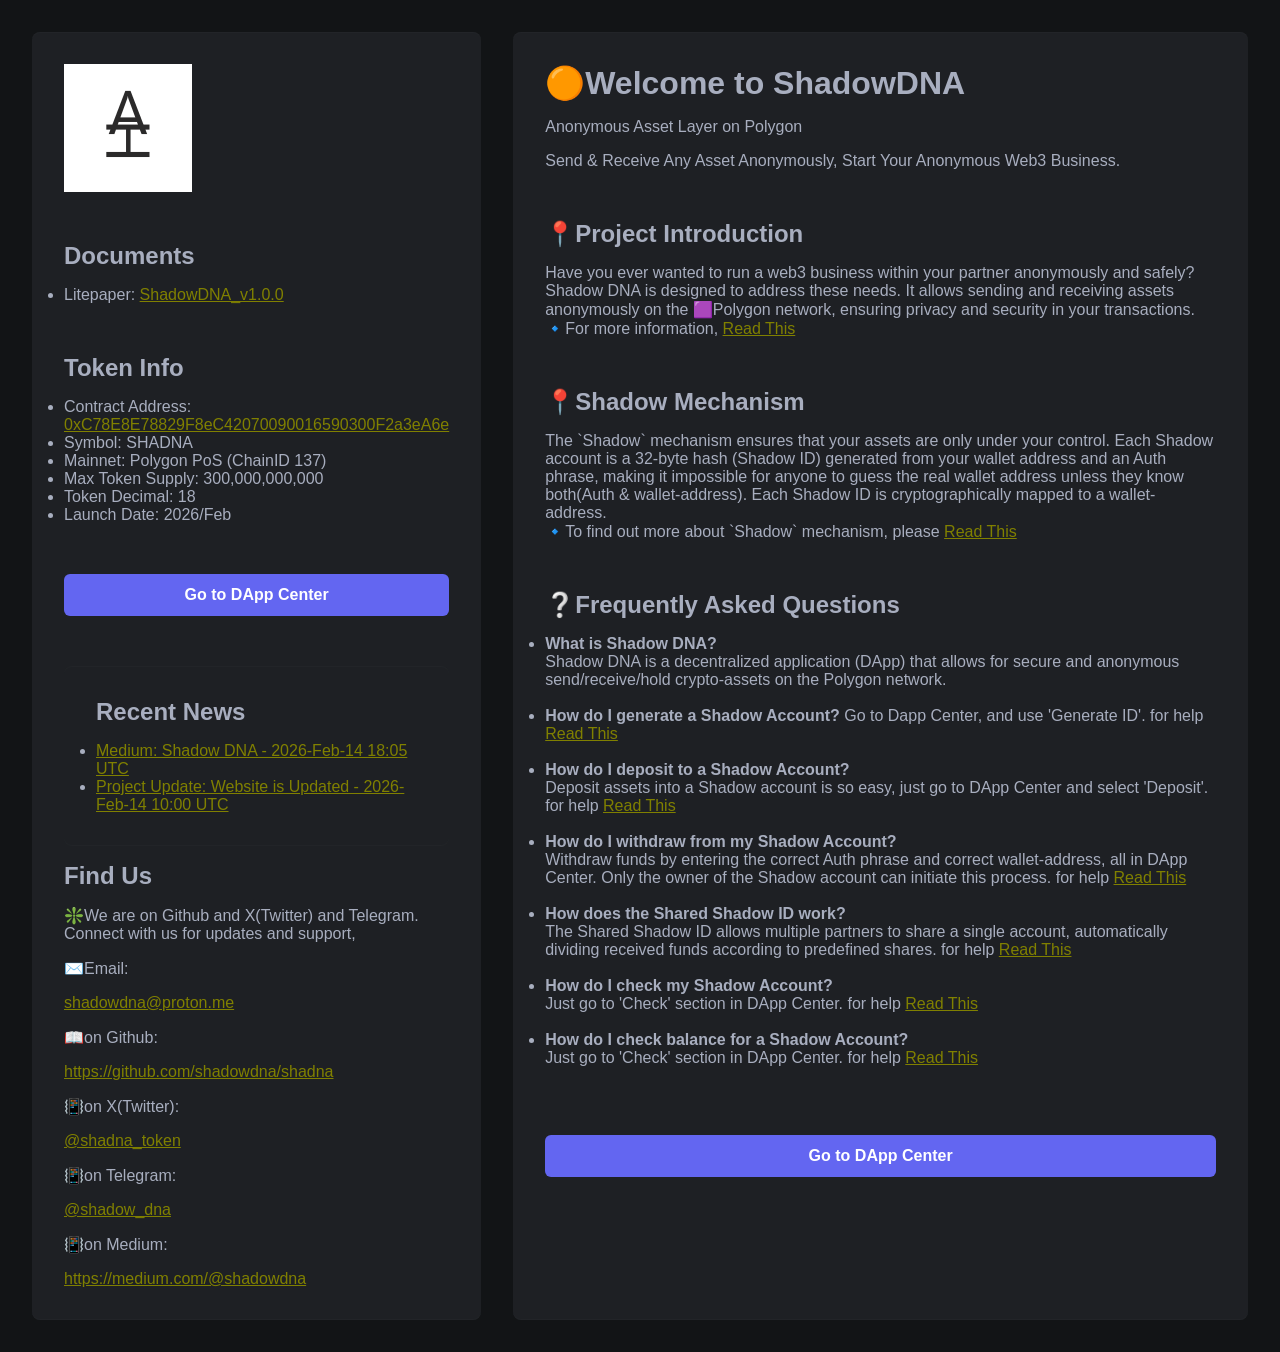
<file: index.html>
<!DOCTYPE html>
<html lang="en">
<head>
    <meta charset="UTF-8" />
    <meta name="viewport" content="width=device-width, initial-scale=1.0"/>
    <title>ShadowDNA WebUI</title>
    <link rel="stylesheet" href="assets/css/style.css" />
    <!-- Add custom home page styles -->
    <style>
        body.modern-ui {
            background-color: #121416;
            color: #a8aebf;
            min-height: 100vh;
            display: flex;
            justify-content: center;
            align-items: center;
            padding: 2rem;
            font-family: 'Segoe UI', Tahoma, Geneva, Verdana, sans-serif;
        }

        .header {
            display: flex;
            justify-content: space-between;
            align-items: center;
            padding: 1rem 2rem;
            background-color: #1e2024;
            border-bottom: 1px solid rgba(38, 40, 45, 0.5);
            box-shadow: inset 0 -1px rgba(38, 40, 45, 0.5);
        }

        .logo {
            font-size: 1.75rem;
            color: #a8aebf;
            font-weight: bold;
        }

        .connect-btn {
            background-color: #6366f1;
            border: none;
            padding: 0.75rem 1.5rem;
            border-radius: 6px;
            color: white;
            cursor: pointer;
            transition: all 0.2s ease;
        }

        .connect-btn:hover {
            background-color: #4f46e5;
            box-shadow: 0 4px 12px rgba(99, 102, 241, 0.3);
        }

        .content-wrapper {
            display: flex;
            flex-direction: column;
            gap: 1rem;
            padding: 2rem;
            background-color: #1e2024;
            border-radius: 8px;
            box-shadow: inset 0 -1px rgba(38, 40, 45, 0.5), inset 0 1px rgba(38, 40, 45, 0.5);
        }

        .tab-nav {
            display: flex;
            gap: 1rem;
            padding: 1rem;
            background-color: #26292e;
            border-radius: 8px;
            box-shadow: inset 0 -1px rgba(38, 40, 45, 0.5);
        }

        .tab-nav button {
            background-color: transparent;
            color: #a8aebf;
            border: none;
            padding: 0.75rem 1.5rem;
            border-radius: 6px;
            cursor: pointer;
            transition: all 0.2s ease;
        }

        .tab-nav button.active {
            background-color: rgba(105, 102, 241, 0.7);
            box-shadow: inset 0 -2px rgba(38, 40, 45, 0.5);
        }

        .tab-section {
            margin-bottom: 1rem;
            padding: 1rem;
            background-color: #1e2024;
            border-radius: 8px;
            box-shadow: inset 0 -1px rgba(38, 40, 45, 0.5), inset 0 1px rgba(38, 40, 45, 0.5);
        }

        .tab-section h2 {
            font-size: 1.25rem;
            color: #a8aebf;
            margin-bottom: 0.5rem;
            border-left: 4px solid #6366f1;
            padding-left: 0.75rem;
        }

        .setting-group {
            display: flex;
            flex-direction: column;
            gap: 0.5rem;
            padding: 1rem;
            background-color: rgba(23, 24, 25, 0.8);
            border-radius: 8px;
            box-shadow: inset 0 -1px rgba(38, 40, 45, 0.5), inset 0 1px rgba(38, 40, 45, 0.5);
        }

        .setting-group label {
            font-size: 0.9rem;
            color: #a8aebf;
        }

        .setting-group input[type="number"] {
            padding: 0.75rem;
            border: 1px solid rgba(47, 53, 65, 0.5);
            border-radius: 6px;
            font-size: 1rem;
            background-color: rgba(23, 24, 25, 0.8);
        }

        .btn-primary {
            background-color: #6366f1;
            color: white;
            border: none;
            padding: 0.75rem 1.5rem;
            border-radius: 6px;
            cursor: pointer;
            font-weight: bold;
            font-size: 1rem;
        }

        .btn-primary:hover {
            background-color: #4f46e5;
            box-shadow: 0 3px 8px rgba(99, 102, 241, 0.3);
        }
    </style>
</head>
<body class="modern-ui">

    <div class="main-container">
        <!-- Header -->
        <!--<div class="header">-->
		<div class="content-wrapper">
            <img src="assets/img/logo.png" alt="ShadowDNA WebUI Logo" class="logo" width="128" height="128"> <br>
			
			<!-- Docs -->
			<h2>Documents</h2>
			<ul>
				<li>Litepaper: <label style="color:olive;"> <a style="color:olive;" href="https://shadowdna.github.io/docs/ShadowDNA_v1.0.0.pdf" target="_blank">ShadowDNA_v1.0.0</a> </label></li>
            </ul> <br>
			
			<!-- Token Information -->
            <h2>Token Info</h2>
            <ul>
				<li>Contract Address: <label style="color:olive;"> <a style="color:olive;" href="https://polygonscan.com/token/0xC78E8E78829F8eC42070090016590300F2a3eA6e" target="_blank">0xC78E8E78829F8eC42070090016590300F2a3eA6e</a> </label></li>
                <li>Symbol: SHADNA</li>
                <li>Mainnet: Polygon PoS (ChainID 137)</li>
                <li>Max Token Supply: 300,000,000,000</li>
                <li>Token Decimal: 18</li>
                <li>Launch Date: 2026/Feb</li>
            </ul> <br>
			
			<!-- Button to access DApp -->
            <button class="btn-primary" onclick="window.location.href='DApp.html'">Go to DApp Center</button> <br>
			
		<div class="content-wrapper">
	            <!-- Recent News Section -->
            <h2>Recent News</h2>
            <ul id="newsList">
                <!-- News items will be added dynamically here -->
            </ul>
		</div>
			
			 <!-- Contact and Socials -->
            <h2>Find Us</h2>
            <p>❇️We are on Github and X(Twitter) and Telegram. Connect with us for updates and support,</p>
			✉️Email:<a style="color:olive;" href="mailto:shadowdna@proton.me">shadowdna@proton.me</a>
			📖on Github:<a style="color:olive;" href="https://github.com/shadowdna/shadna" target="_blank">https://github.com/shadowdna/shadna</a> 
            📳on X(Twitter):<a style="color:olive;" href="https://x.com/shadna_token" target="_blank">@shadna_token</a> 
            📳on Telegram:<a style="color:olive;" href="https://t.me/shadow_dna" target="_blank">@shadow_dna</a>
			📳on Medium:<a style="color:olive;" href="https://medium.com/@shadowdna" target="_blank">https://medium.com/@shadowdna</a>
			
        </div>

        <!-- Content Wrapper -->
        <div class="content-wrapper">
            <h1>🟠Welcome to ShadowDNA</h1>
			<p>Anonymous Asset Layer on Polygon</p>
            <p>Send & Receive Any Asset Anonymously, Start Your Anonymous Web3 Business.</p> <br>

            <!-- Contract Information -->
            <h2>📍Project Introduction</h2>
            <p>
                Have you ever wanted to run a web3 business within your partner anonymously and safely? Shadow DNA is designed to address these needs. It allows sending and receiving assets anonymously on the 🟪Polygon network, ensuring privacy and security in your transactions. <br>
				🔹For more information, <a style="color:olive;" href="https://github.com/shadowdna/shadna#project-introduction" target="_blank">Read This</a> 
            </p> <br>

            <!-- Shadow Mechanism -->
            <h2>📍Shadow Mechanism</h2>
            <p>
                The `Shadow` mechanism ensures that your assets are only under your control. Each Shadow account is a 32-byte hash (Shadow ID) generated from your wallet address and an Auth phrase, making it impossible for anyone to guess the real wallet address unless they know both(Auth & wallet-address). Each Shadow ID is cryptographically mapped to a wallet-address. <br>
				🔹To find out more about `Shadow` mechanism, please <a style="color:olive;" href="https://github.com/shadowdna/shadna#shadow-mechanism" target="_blank">Read This</a>  
            </p> <br>

            <!-- FAQ -->
            <h2>❔Frequently Asked Questions</h2>
            <ul>
                <li><strong>What is Shadow DNA?</strong><br> Shadow DNA is a decentralized application (DApp) that allows for secure and anonymous send/receive/hold crypto-assets on the Polygon network.</li><br>
                <li><strong>How do I generate a Shadow Account?</strong> Go to Dapp Center, and use 'Generate ID'. for help <a style="color:olive;" href="https://github.com/shadowdna/shadna#parta1--generate-shadow-accountid" target="_blank">Read This</a> </li><br>
                <li><strong>How do I deposit to a Shadow Account?</strong><br> Deposit assets into a Shadow account is so easy, just go to DApp Center and select 'Deposit'. for help <a style="color:olive;" href="https://github.com/shadowdna/shadna?tab=readme-ov-file#parta2--deposit-to-any-shadow-accountid" target="_blank">Read This</a></li><br>
                <li><strong>How do I withdraw from my Shadow Account?</strong><br> Withdraw funds by entering the correct Auth phrase and correct wallet-address, all in DApp Center. Only the owner of the Shadow account can initiate this process. for help <a style="color:olive;" href="https://github.com/shadowdna/shadna?tab=readme-ov-file#partb1--withdraw-from-shadow-account" target="_blank">Read This</a></li><br>
                <li><strong>How does the Shared Shadow ID work?</strong><br> The Shared Shadow ID allows multiple partners to share a single account, automatically dividing received funds according to predefined shares. for help <a style="color:olive;" href="https://github.com/shadowdna/shadna?tab=readme-ov-file#partd1--how-to-generate-shared-shadow-account" target="_blank">Read This</a></li><br>
				<li><strong>How do I check my Shadow Account?</strong><br> Just go to 'Check' section in DApp Center. for help <a style="color:olive;" href="https://github.com/shadowdna/shadna?tab=readme-ov-file#partc1--check-status-of-shadow-account" target="_blank">Read This</a></li><br>
				<li><strong>How do I check balance for a Shadow Account?</strong><br> Just go to 'Check' section in DApp Center. for help <a style="color:olive;" href="https://github.com/shadowdna/shadna?tab=readme-ov-file#partc2--check-assets-in-shadow-account" target="_blank">Read This</a></li><br>
            </ul> 

            <!-- Button to access DApp -->
            <br><button class="btn-primary" onclick="window.location.href='DApp.html'">Go to DApp Center</button>
        </div>
			
    </div>


<!-- news Text Fetch Script -->
    <script>
        // JavaScript to fetch and display news
        fetch('blog/news.json') // Path to your news data file
            .then(response => response.json())
            .then(data => {
                const newsList = document.getElementById('newsList');
                data.news.forEach(item => {
                    const li = document.createElement('li');
                    const a = document.createElement('a');
                    a.href = item.url;
					a.style.color = 'olive';
                    a.textContent = item.title + ' - ' + item.date;
                    a.target = '_blank'; // Open in new tab
                    li.appendChild(a);
                    newsList.appendChild(li);
                });
            })
            .catch(error => console.error('Error fetching news:', error));
    </script>
</body>
	
</html>
</file>
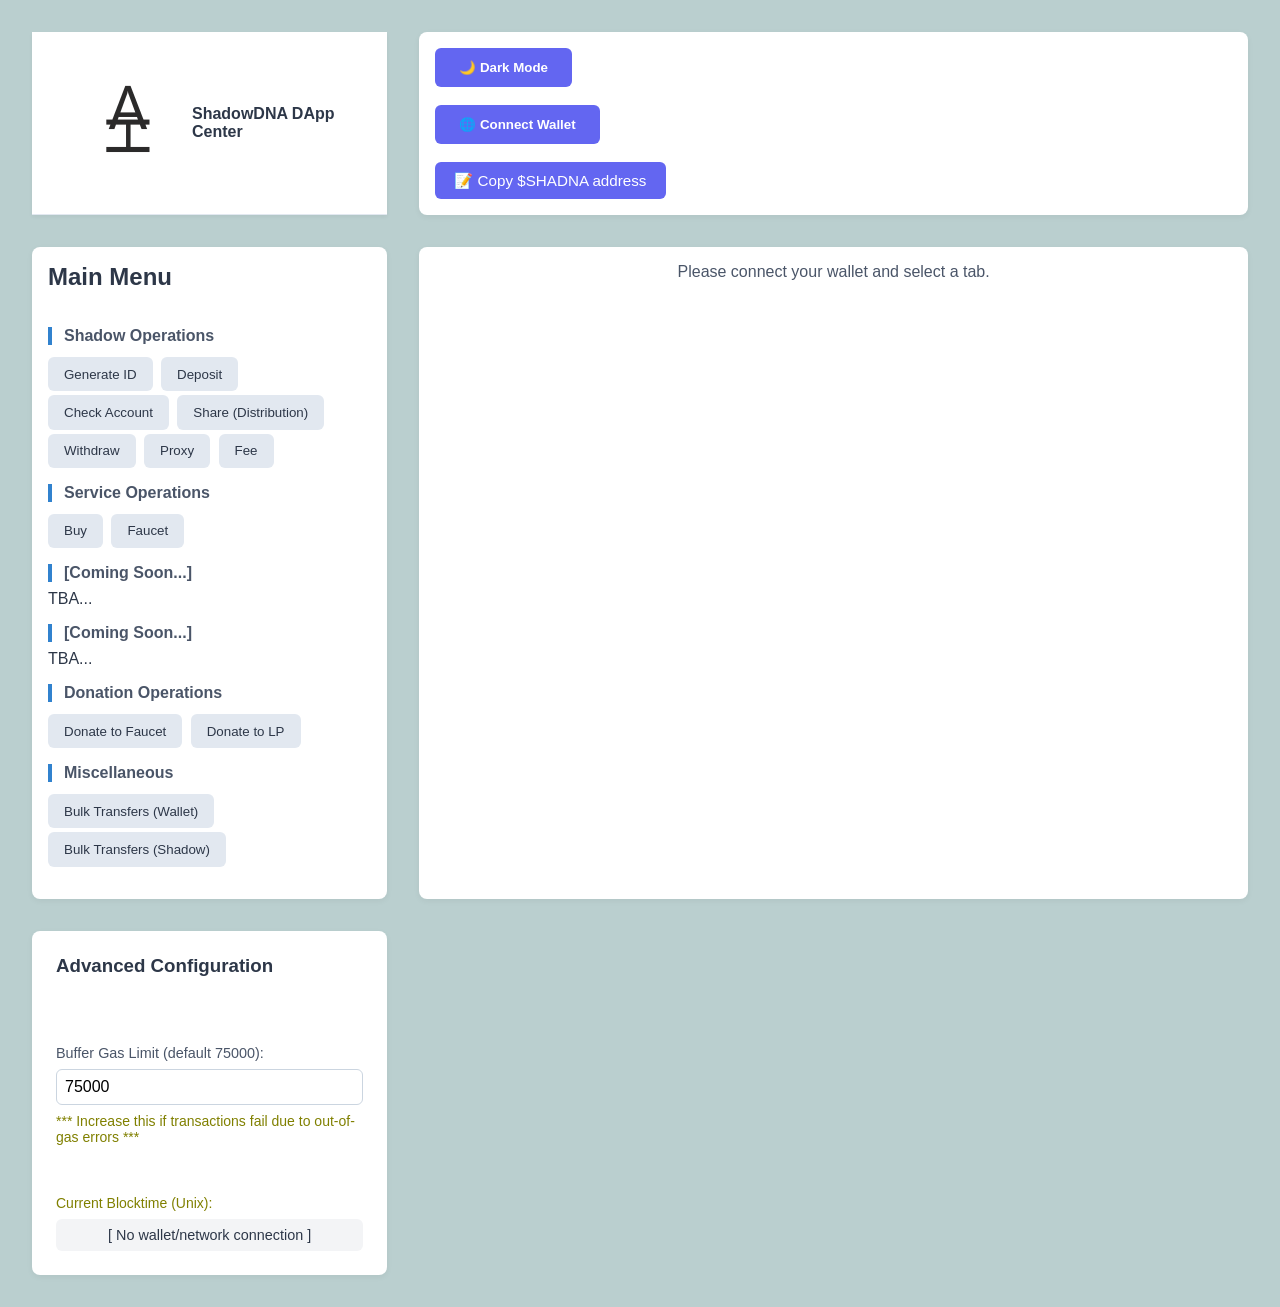
<file: DApp.html>
<!DOCTYPE html>
<html lang="en">
<head>
    <meta charset="UTF-8" />
    <meta name="viewport" content="width=device-width, initial-scale=1.0"/>
    <title>ShadowDNA DApp Center</title>
    <link rel="stylesheet" href="assets/css/style.css" />
</head>
<body class="modern-ui">
    <div class="main-container">
        <!-- Header Section -->
        <div class="header">
            <img id="logoproject" src="assets/img/logo.png" alt="ShadowDNA WebUI Logo" class="logo" width="128" height="128"/> <br>
			<b><figcaption><strong>ShadowDNA DApp Center</strong></figcaption></b>
        </div>
		<div class="tab-nav">
				<button id="theme-toggle" class="connect-btn">🌙 Dark Mode</button> <br><br>
				<button id="connectWallet" class="connect-btn">🌐 Connect Wallet</button> <br><br>
				
				
                <button id="cpcnaddr" class="contract-btn" onclick="copyIdToClipboard(projectContractAddress);scrollToBottom();">
                    📝 Copy $SHADNA address
                </button> <br>
				<!--<label for="cpcnaddr">Contract Address: 0xC78E8E78829F8eC42070090016590300F2a3eA6e</label>-->
			</div>
			
            <nav class="tab-nav">
                <h1 id="mainmenu">Main Menu</h1><br><br>
                
                <div class="tab-section">
                    <h2>Shadow Operations</h2>
                    <div class="tabs">
                        <button class="nav-item" data-tab="shadowgenerate">Generate ID</button>
                        <button class="nav-item" data-tab="shadowdeposit">Deposit</button>
                        <button class="nav-item" data-tab="shadowstatus">Check Account</button>
                        <button class="nav-item" data-tab="shadowshare">Share (Distribution)</button>
                        <button class="nav-item" data-tab="shadowwithdraw">Withdraw</button>
                        <button class="nav-item" data-tab="shadowproxy">Proxy</button>
                        <button class="nav-item" data-tab="shadowfee">Fee</button>
                    </div>
                </div>

                <div class="tab-section">
                    <h2>Service Operations</h2>
                    <div class="tabs">
                        <button class="nav-item" data-tab="servicebuy">Buy</button>
                        <button class="nav-item" data-tab="servicefaucet">Faucet</button>
                    </div>
                </div>

                <div class="tab-section">
                    <h2>[Coming Soon...]</h2>
                    <div class="tabs">
                        TBA...
                    </div>
                </div>

                <div class="tab-section">
                    <h2>[Coming Soon...]</h2>
                    <div class="tabs">
                        TBA...
                    </div>
                </div>

                <div class="tab-section">
                    <h2>Donation Operations</h2>
                    <div class="tabs">
                        <button class="nav-item" data-tab="donatefaucet">Donate to Faucet</button>
                        <button class="nav-item" data-tab="donateliq">Donate to LP</button>
                    </div>
                </div>

                <div class="tab-section">
                    <h2>Miscellaneous</h2>
                    <div class="tabs">
                        <button class="nav-item" data-tab="miscbulktxwallet">Bulk Transfers (Wallet)</button>
                        <button class="nav-item" data-tab="miscbulktxshadow">Bulk Transfers (Shadow)</button>
                    </div>
                </div>
            </nav>

            <section class="content-area" id="contentArea">
                <p>Please connect your wallet and select a tab.</p>
            </section>

        <!-- Main Content Area -->
        <main class="content-wrapper">
		
		<!-- Configuration Panel -->
        <aside class="config-panel">
            <h3>Advanced Configuration</h3>
            
            <br>
            
            <br><div class="setting-group">
                <label for="buffergaslimit">Buffer Gas Limit (default 75000):</label>
                <input type="number" id="buffergaslimit" value="75000" min="10000"/>
                <p style="font-size: 14px; color: olive;" class="note">
                    *** Increase this if transactions fail due to out-of-gas errors ***
                </p>
            </div>

            <br><div class="setting-group">
                <label for="uxtime" style="font-size: 14px; color: olive;">Current Blocktime (Unix):</label>
                <button id="uxtime" value="[no wallet/connection]" class="block-time-btn" onclick="navigator.clipboard.writeText(document.getElementById('uxtime').value);alert('copied');"> 
                    [ No wallet/network connection ]
                </button>
            </div>

        </aside>
		
		</main>

    </div>

    <!-- Main Lib source -->
    <script src="assets/js/ethers.umd.min_v5.8.0.js" type="application/javascript"></script>
    <script src="assets/js/contract.js"></script>
    
    <!-- Initialization Script -->
    <script>
        const themeToggle = document.getElementById('theme-toggle');
        const body = document.body;

        themeToggle.addEventListener('click', () => {
            // Toggle 'dark-mode' class on body
            body.classList.toggle('dark-mode');

            // Update button text based on theme
            if (body.classList.contains('dark-mode')) {
                themeToggle.textContent = '☀️ Light Mode';
            } else {
                themeToggle.textContent = '🌙 Dark Mode';
            }
        });
    </script>
    
</body>
</html>
</file>
<file: assets/css/style.css>
* {
    margin: 0;
    padding: 0;
    box-sizing: border-box;
    font-family: 'Segoe UI', Tahoma, Geneva, Verdana, sans-serif; /* System fonts */
}

body.modern-ui {
    background-color: #bacfcf;
    color: #2d3748;
    min-height: 100vh;
    display: flex;
    justify-content: center;
    padding: 2rem;
}

body.dark-mode {
    background-color: #0f1621; /* Dark mode background */
    color: #f8fafc;           /* Dark mode text color */
}

/* Toggle dark mode styles for all major elements */
body.dark-mode .header {
    background-color: #1e293b;
    border-bottom: 1px solid #475569;
}

body.dark-mode .connect-btn {
    background-color: #3182ce;
    color: white;
}

body.dark-mode .nav-item, body.dark-mode .nav2-item {
    background-color: #374151;
    color: #f8fafc;
}

body.dark-mode .nav-item:hover, body.dark-mode .nav2-item:hover {
    background-color: #4b5563;
    box-shadow: 0 2px 4px rgba(0,0,0,0.2);
}

body.dark-mode .content-area, body.dark-mode .content-wrapper, body.dark-mode .tab-nav, body.dark-mode .content-area p  {
    background-color: #1e293b;
    border-radius: 8px;
    box-shadow: 0 2px 6px rgba(0,0,0,0.3);
}

body.dark-mode .config-panel {
    background-color: #1e293b;
    border-radius: 8px;
    box-shadow: 0 2px 6px rgba(0,0,0,0.3);
}

body.dark-mode .block-time-btn {
    background-color: #475569;
    color: #f8fafc;
}

body.dark-mode .contract-btn {
    background-color: #3182ce;
    border-radius: 6px;
    color: white;
}

body.dark-mode .tx-info-section textarea {
    background-color: #1e293b;
    border: 1px solid #475569;
    color: #f8fafc;
}

.dark-mode .result {
    background: #1f2937; /* Dark mode equivalent */
}

.main-container {
    width: 100%;
    max-width: 1400px;
    display: grid;
    grid-template-columns: 3fr 7fr;
    gap: 2rem;
    margin: auto;
}

/* Header */
.header {
    display: flex;
    justify-content: space-between;
    align-items: center;
    padding: 1rem 2rem;
    background-color: #ffffff;
    border-bottom: 1px solid #e2e8f0;
    box-shadow: 0 2px 4px rgba(0,0,0,0.05);
}

.logo {
    font-size: 1.5rem;
    color: #3182ce;
    font-weight: bold;
}

.connect-btn {
    background-color: #6366f1;
    border: none;
    padding: 0.75rem 1.5rem;
    border-radius: 6px;
    color: white;
    cursor: pointer;
    transition: all 0.2s ease;
    font-weight: 600;
}

.connect-btn:hover {
    background-color: #4f46e5;
    box-shadow: 0 4px 12px rgba(99, 102, 241, 0.3);
}

/* Content Wrapper */
.content-wrapper {
    display: flex;
    flex-direction: column;
    gap: 1rem;
}

/* Tab Navigation */
.tab-nav {
    background-color: #ffffff;
    border-radius: 8px;
    padding: 1rem;
    box-shadow: 0 2px 6px rgba(0,0,0,0.05);
}

.tab-section {
    margin-bottom: 1rem;
}

.tab-section h2 {
    font-size: 1rem;
    color: #4a5568;
    margin-bottom: 0.5rem;
    border-left: 4px solid #3182ce;
    padding-left: 0.75rem;
}

/* Navigation Button Styles */
.nav-item, .nav2-item {
    background-color: #e2e8f0;
    color: #2d3748;
	margin-right: 4px;
	margin-top: 4px;
    border: none;
    padding: 0.6rem 1rem;
    border-radius: 6px;
    cursor: pointer;
    transition: all 0.2s ease;
    font-weight: 500;
}

.nav-item:hover, .nav2-item:hover {
    background-color: #cbd5e0;
    box-shadow: 0 2px 4px rgba(0,0,0,0.1);
}

/* Content Area */
.content-area {
    flex-grow: 1;
    padding: 1rem;
    background-color: #ffffff;
    border-radius: 8px;
    box-shadow: 0 2px 6px rgba(0,0,0,0.05);
}

.content-area p {
    text-align: center;
    font-size: 1rem;
    color: #4a5568;
}

/* Configuration Panel */
.config-panel {
    background-color: #ffffff;
    border-radius: 8px;
    padding: 1.5rem;
    box-shadow: 0 2px 6px rgba(0,0,0,0.05);
    display: flex;
    flex-direction: column;
    gap: 1rem;
}

.setting-group {
    display: flex;
    flex-direction: column;
    gap: 0.5rem;
}

.setting-group label {
    font-size: 0.9rem;
    color: #4a5568;
}

.setting-group input[type="number"] {
    padding: 0.5rem;
    border: 1px solid #cbd5e0;
    border-radius: 6px;
    font-size: 1rem;
}

.setting-group .note {
    font-size: 0.8rem;
    color: #64748b;
}

.block-time-btn {
    background-color: #f3f4f6;
    border: none;
    padding: 0.5rem 1rem;
    border-radius: 6px;
    cursor: pointer;
    font-size: 0.9rem;
    color: #2d3748;
}

.block-time-btn:hover {
    background-color: #e5e7eb;
}

.contract-btn {
    background-color: #6366f1;
    border: none;
    padding: 0.6rem 1.2rem;
    border-radius: 6px;
    color: white;
    cursor: pointer;
    font-size: 0.95rem;
    transition: all 0.2s ease;
}

.contract-btn:hover {
    background-color: #4f46e5;
    box-shadow: 0 3px 8px rgba(99,102,241,0.3);
}

/* Transaction Info */
.tx-info-section {
    display: flex;
    flex-direction: column;
    gap: 0.5rem;
    background-color: #ffffff;
    border-radius: 8px;
    padding: 1rem;
    box-shadow: 0 2px 6px rgba(0,0,0,0.05);
}

.tx-info-section textarea {
    resize: vertical;
    font-family: monospace;
    background-color: #f9fafb;
    border: 1px solid #e2e8f0;
    border-radius: 6px;
    padding: 0.75rem;
    font-size: 0.95rem;
}

.tx-info-section button {
    background-color: #3182ce;
    color: white;
    border: none;
    padding: 0.6rem 1rem;
    border-radius: 6px;
    cursor: pointer;
    transition: all 0.2s ease;
    font-weight: 600;
}

.tx-info-section button:hover {
    background-color: #1e40af;
    box-shadow: 0 3px 8px rgba(49, 130, 206, 0.3);
}

/* Responsive */
@media (max-width: 1024px) {
    .main-container {
        grid-template-columns: 1fr;
    }

    .config-panel,
    .tx-info-section {
        order: 2;
        margin-top: 1rem;
    }
}

.btn {
    background: #e74c3c;
    color: white;
    border: none;
    padding: 0.75rem 1.5rem;
    border-radius: 6px;
    cursor: pointer;
    font-weight: bold;
    font-size: 1rem;
}

.btn:hover {
    background: #c0392b;
}

.result {
    margin-top: 1.5rem;
    padding: 1rem;
    background: #ecf0f1;
    border-radius: 6px;
    word-break: break-all;
}

.form-group {
    margin-bottom: 1.5rem;
}

.form-group label {
    display: block;
    margin-bottom: 0.5rem;
    font-weight: 600;
}

.form-group input, .form-group textarea, .form-group select {
    width: 100%;
    padding: 0.75rem;
    border: 1px solid #ddd;
    border-radius: 6px;
    font-size: 1rem;
}
</file>
